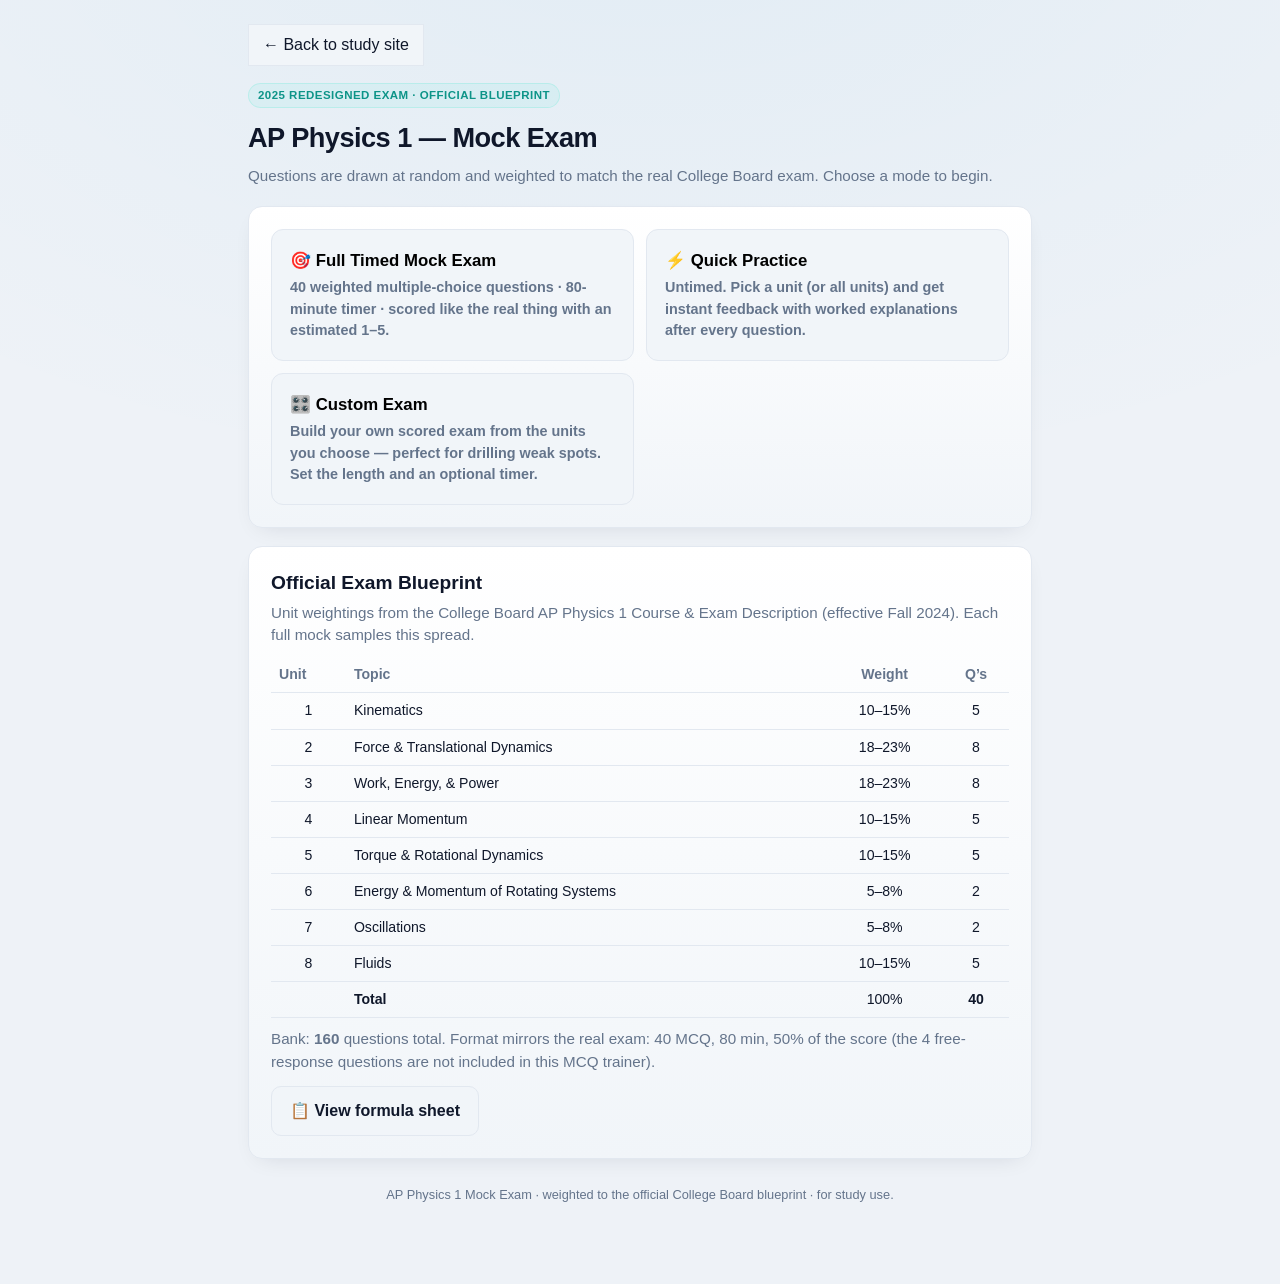
<file: mock-exam.html>
<!DOCTYPE html>
<html lang="en">
<head>
<meta charset="utf-8">
<meta name="viewport" content="width=device-width, initial-scale=1">
<title>AP Physics 1 — Mock Exam</title>
<style>
  :root {
    --bg: #eef2f7;
    --panel: #ffffff;
    --panel-2: #f1f5f9;
    --ink: #0f172a;
    --muted: #64748b;
    --line: #e2e8f0;
    --accent: #0284c7;
    --accent-2: #0d9488;
    --good: #059669;
    --bad: #dc2626;
    --warn: #d97706;
    --purple: #7c3aed;
  }
  * { margin: 0; padding: 0; box-sizing: border-box; }
  body {
    background: radial-gradient(1100px 600px at 50% -8%, rgba(2,132,199,0.05), transparent), var(--bg);
    color: var(--ink);
    font-family: -apple-system, BlinkMacSystemFont, "Segoe UI", Roboto, sans-serif;
    line-height: 1.5;
    min-height: 100vh;
  }
  .wrap { max-width: 820px; margin: 0 auto; padding: 24px 18px 80px; }
  a { color: var(--accent); }
  h1 { font-size: 1.7rem; letter-spacing: -0.02em; }
  h2 { font-size: 1.2rem; margin-bottom: 4px; }
  .sub { color: var(--muted); font-size: 0.95rem; }
  .card {
    background: linear-gradient(180deg, var(--panel), var(--panel-2));
    border: 1px solid var(--line);
    border-radius: 14px;
    padding: 22px;
    margin-top: 18px;
    box-shadow: 0 8px 24px -12px rgba(15,23,42,0.14);
  }
  .badge {
    display: inline-block; font-size: 0.72rem; font-weight: 700; letter-spacing: 0.04em;
    text-transform: uppercase; color: var(--accent-2);
    background: rgba(94,234,212,0.1); border: 1px solid rgba(94,234,212,0.25);
    padding: 3px 9px; border-radius: 999px;
  }
  button, .btn {
    font: inherit; cursor: pointer; border: none; border-radius: 10px;
    padding: 12px 18px; font-weight: 600; transition: transform .05s ease, filter .15s ease;
  }
  button:active { transform: translateY(1px); }
  .btn-primary { background: linear-gradient(135deg, var(--accent), #2563eb); color: #fff; }
  .btn-primary:hover { filter: brightness(1.08); }
  .btn-ghost { background: var(--panel-2); color: var(--ink); border: 1px solid var(--line); }
  .btn-ghost:hover { border-color: var(--accent); }
  .row { display: flex; gap: 12px; flex-wrap: wrap; }
  .grid2 { display: grid; grid-template-columns: 1fr 1fr; gap: 12px; }
  @media (max-width: 560px){ .grid2 { grid-template-columns: 1fr; } }

  /* mode cards */
  .mode {
    text-align: left; width: 100%; display: block;
    background: var(--panel-2); border: 1px solid var(--line); border-radius: 12px; padding: 18px;
  }
  .mode:hover { border-color: var(--accent); }
  .mode .t { font-size: 1.05rem; font-weight: 700; }
  .mode .d { color: var(--muted); font-size: 0.9rem; margin-top: 4px; }

  /* weighting table */
  table { width: 100%; border-collapse: collapse; font-size: 0.88rem; margin-top: 10px; }
  th, td { text-align: left; padding: 7px 8px; border-bottom: 1px solid var(--line); }
  th { color: var(--muted); font-weight: 600; }
  td.num, th.num { text-align: center; }

  /* exam header / progress */
  .examhead { display: flex; align-items: center; justify-content: space-between; gap: 12px; flex-wrap: wrap; }
  .timer { font-variant-numeric: tabular-nums; font-weight: 700; font-size: 1.1rem; }
  .timer.low { color: var(--bad); }
  .progress { height: 6px; background: var(--panel-2); border-radius: 999px; overflow: hidden; margin-top: 14px; }
  .progress > i { display: block; height: 100%; background: linear-gradient(90deg, var(--accent), var(--accent-2)); width: 0%; transition: width .25s ease; }

  /* question */
  .qmeta { color: var(--muted); font-size: 0.8rem; text-transform: uppercase; letter-spacing: 0.04em; margin-bottom: 8px; }
  .qtext { font-size: 1.12rem; font-weight: 500; margin-bottom: 16px; white-space: pre-wrap; }
  .choice {
    display: flex; gap: 12px; align-items: flex-start; width: 100%; text-align: left;
    background: var(--panel-2); border: 1px solid var(--line); border-radius: 10px;
    padding: 13px 15px; margin-bottom: 10px; color: var(--ink);
  }
  .choice:hover { border-color: var(--accent); }
  .choice .key {
    flex: 0 0 26px; height: 26px; border-radius: 7px; background: #e8eef6; color: var(--accent-2);
    display: grid; place-items: center; font-weight: 700; font-size: 0.85rem;
  }
  .choice.selected { border-color: var(--accent); background: rgba(56,189,248,0.12); }
  .choice.correct { border-color: var(--good); background: rgba(52,211,153,0.14); }
  .choice.wrong { border-color: var(--bad); background: rgba(248,113,113,0.14); }
  .choice[disabled] { cursor: default; }
  .explain {
    border-left: 3px solid var(--accent); background: rgba(56,189,248,0.08);
    padding: 11px 14px; border-radius: 6px; margin-top: 6px; font-size: 0.95rem; color: #334155;
  }

  /* inline math rendering */
  .frac {
    display: inline-flex; flex-direction: column; vertical-align: middle;
    text-align: center; line-height: 1.1; margin: 0 2px; font-size: 0.82em;
    position: relative; top: -0.34em;
  }
  .frac > .num { border-bottom: 1.3px solid currentColor; padding: 0 3px; }
  .frac > .den { padding: 0 3px; }
  .rad { border-top: 1.3px solid currentColor; padding: 0 1px; margin-left: 1px; }
  .qtext sup, .choice sup, .explain sup,
  .qtext sub, .choice sub, .explain sub { font-size: 0.72em; line-height: 0; }
  .navbar { display: flex; justify-content: space-between; gap: 12px; margin-top: 18px; }

  /* results */
  .score-big { font-size: 3.4rem; font-weight: 800; letter-spacing: -0.03em; }
  .ap5 { display: inline-grid; place-items: center; width: 64px; height: 64px; border-radius: 14px;
         font-size: 2rem; font-weight: 800; }
  .pill { font-size: 0.78rem; padding: 2px 10px; border-radius: 999px; font-weight: 700; }
  .dot { width: 10px; height: 10px; border-radius: 50%; display: inline-block; }
  .legend { display:flex; gap:16px; flex-wrap:wrap; color:var(--muted); font-size:0.85rem; margin-top:6px;}
  .footer-note { color: var(--muted); font-size: 0.8rem; margin-top: 26px; text-align: center; }
  .hidden { display: none !important; }

  /* question navigator modal */
  .modal {
    position: fixed; inset: 0; z-index: 100; display: grid; place-items: center;
    background: rgba(15,23,42,0.4); backdrop-filter: blur(3px); padding: 18px;
  }
  .modal-card {
    background: linear-gradient(180deg, var(--panel), var(--panel-2));
    border: 1px solid var(--line); border-radius: 14px; padding: 20px;
    width: 100%; max-width: 520px; max-height: 84vh; overflow: auto;
    box-shadow: 0 20px 50px -18px rgba(15,23,42,0.24);
  }
  .modal-head { display: flex; justify-content: space-between; align-items: center; margin-bottom: 6px; }
  .qgrid { display: grid; grid-template-columns: repeat(8, 1fr); gap: 8px; margin-top: 14px; }
  @media (max-width: 460px){ .qgrid { grid-template-columns: repeat(6, 1fr); } }
  .qcell {
    aspect-ratio: 1 / 1; border-radius: 8px; border: 1px solid var(--line);
    background: var(--panel-2); color: var(--muted); font-weight: 700; font-size: 0.9rem;
    display: grid; place-items: center; cursor: pointer;
  }
  .qcell:hover { border-color: var(--accent); color: var(--ink); }
  .qcell.answered { background: rgba(56,189,248,0.18); border-color: var(--accent); color: var(--ink); }
  .qcell.current { outline: 2px solid var(--accent-2); outline-offset: 1px; color: var(--ink); }
  .navlegend { display: flex; gap: 16px; flex-wrap: wrap; color: var(--muted); font-size: 0.82rem; margin-top: 14px; }
  .swatch { width: 14px; height: 14px; border-radius: 4px; display: inline-block; vertical-align: -2px; margin-right: 5px; }

  /* flagged questions */
  .qcell.flagged { position: relative; }
  .qcell.flagged::after {
    content: ""; position: absolute; top: 3px; right: 3px;
    width: 8px; height: 8px; border-radius: 50%; background: var(--warn);
  }
  #flagBtn.on { background: rgba(251,191,36,0.16); border-color: var(--warn); color: var(--warn); }

  /* formula sheet */
  .sheet-grid { display: grid; grid-template-columns: 1fr 1fr; gap: 12px; margin-top: 14px; }
  @media (max-width: 560px){ .sheet-grid { grid-template-columns: 1fr; } }
  .sheet-sec { background: var(--panel-2); border: 1px solid var(--line); border-radius: 10px; padding: 12px 14px; }
  .sheet-sec h3 { font-size: 0.9rem; color: var(--accent-2); margin-bottom: 8px; letter-spacing: 0.01em; }
  .sheet-eq { font-size: 1rem; padding: 4px 0; border-bottom: 1px dashed rgba(255,255,255,0.06); }
  .sheet-eq:last-child { border-bottom: none; }

  /* floating 4-function calculator */
  #calc {
    position: fixed; right: 18px; bottom: 18px; z-index: 120; width: 240px;
    background: linear-gradient(180deg, var(--panel), var(--panel-2));
    border: 1px solid var(--line); border-radius: 14px; padding: 12px;
    box-shadow: 0 16px 40px -16px rgba(15,23,42,0.22);
  }
  #calc .calc-head { display: flex; justify-content: space-between; align-items: center; margin-bottom: 8px; cursor: move; }
  #calc .calc-head .t { font-size: 0.8rem; color: var(--muted); font-weight: 700; letter-spacing: 0.04em; text-transform: uppercase; }
  #calcDisplay {
    width: 100%; text-align: right; font-variant-numeric: tabular-nums;
    background: #f1f5f9; border: 1px solid var(--line); border-radius: 8px;
    color: var(--ink); font-size: 1.4rem; font-weight: 700; padding: 8px 10px; margin-bottom: 8px;
    overflow-x: auto; white-space: nowrap; min-height: 44px;
  }
  .calc-grid { display: grid; grid-template-columns: repeat(4, 1fr); gap: 7px; }
  .calc-grid button { padding: 12px 0; border-radius: 9px; background: var(--panel-2); border: 1px solid var(--line); color: var(--ink); font-weight: 700; font-size: 1rem; }
  .calc-grid button:hover { border-color: var(--accent); }
  .calc-grid button.op { color: var(--accent); }
  .calc-grid button.eq { background: linear-gradient(135deg, var(--accent), #2563eb); color: #fff; border: none; }
  .calc-grid button.fn { color: var(--warn); }
  .calc-grid button.wide { grid-column: span 2; }
  #calcToggle { position: fixed; right: 18px; bottom: 18px; z-index: 110; }
</style>
</head>
<body>
<div class="wrap">

  <!-- ============================ HOME ============================ -->
  <section id="home">
    <a href="index.html" class="btn-ghost" style="display:inline-block; text-decoration:none; padding:8px 14px; margin-bottom:16px;">← Back to study site</a>
    <br>
    <span class="badge">2025 Redesigned Exam · Official Blueprint</span>
    <h1 style="margin-top:10px;">AP Physics 1 — Mock Exam</h1>
    <p class="sub" style="margin-top:6px;">
      Questions are drawn at random and weighted to match the real College Board exam.
      Choose a mode to begin.
    </p>

    <div class="card">
      <div class="grid2">
        <button class="mode" onclick="startExam('full')">
          <div class="t">🎯 Full Timed Mock Exam</div>
          <div class="d">40 weighted multiple-choice questions · 80-minute timer · scored like the real thing with an estimated 1–5.</div>
        </button>
        <button class="mode" onclick="openPractice()">
          <div class="t">⚡ Quick Practice</div>
          <div class="d">Untimed. Pick a unit (or all units) and get instant feedback with worked explanations after every question.</div>
        </button>
        <button class="mode" onclick="openCustom()">
          <div class="t">🎛️ Custom Exam</div>
          <div class="d">Build your own scored exam from the units you choose — perfect for drilling weak spots. Set the length and an optional timer.</div>
        </button>
      </div>

      <!-- practice options -->
      <div id="practiceOpts" class="hidden" style="margin-top:16px; border-top:1px solid var(--line); padding-top:16px;">
        <h2>Quick Practice</h2>
        <p class="sub">Choose what to practice and how many questions.</p>
        <div class="row" style="margin-top:12px;">
          <select id="practiceUnit" class="btn-ghost" style="flex:1; min-width:200px;"></select>
          <select id="practiceCount" class="btn-ghost">
            <option value="5">5 questions</option>
            <option value="10" selected>10 questions</option>
            <option value="20">20 questions</option>
          </select>
        </div>
        <div class="row" style="margin-top:12px;">
          <button class="btn-primary" onclick="startExam('practice')">Start practice</button>
          <button class="btn-ghost" onclick="closePractice()">Cancel</button>
        </div>
      </div>

      <!-- custom exam options -->
      <div id="customOpts" class="hidden" style="margin-top:16px; border-top:1px solid var(--line); padding-top:16px;">
        <h2>Custom Exam</h2>
        <p class="sub">Choose which units to include, the length, and whether to time it. The exam is scored at the end with a study plan.</p>
        <div id="customUnitChecks" style="display:grid; grid-template-columns:1fr 1fr; gap:7px 16px; margin:14px 0;"></div>
        <div class="row" style="align-items:center;">
          <button class="btn-ghost" onclick="setAllCustomUnits(true)">Select all</button>
          <button class="btn-ghost" onclick="setAllCustomUnits(false)">Clear</button>
          <select id="customCount" class="btn-ghost">
            <option value="10">10 questions</option>
            <option value="20" selected>20 questions</option>
            <option value="30">30 questions</option>
            <option value="40">40 questions</option>
          </select>
          <label class="sub" style="display:flex; align-items:center; gap:7px; cursor:pointer;">
            <input type="checkbox" id="customTimed"> Timed (~1.5 min/question)
          </label>
        </div>
        <div class="row" style="margin-top:12px;">
          <button class="btn-primary" onclick="startExam('custom')">Start custom exam</button>
          <button class="btn-ghost" onclick="closeCustom()">Cancel</button>
        </div>
      </div>
    </div>

    <div class="card">
      <h2>Official Exam Blueprint</h2>
      <p class="sub">Unit weightings from the College Board AP Physics 1 Course &amp; Exam Description (effective Fall 2024). Each full mock samples this spread.</p>
      <table id="blueprint"></table>
      <p class="sub" style="margin-top:10px;">Bank: <b id="bankCount"></b> questions total. Format mirrors the real exam: 40 MCQ, 80 min, 50% of the score (the 4 free-response questions are not included in this MCQ trainer).</p>
      <button class="btn-ghost" style="margin-top:12px;" onclick="openSheet()">📋 View formula sheet</button>
    </div>
  </section>

  <!-- ============================ EXAM ============================ -->
  <section id="exam" class="hidden">
    <div class="examhead">
      <div>
        <span class="badge" id="examModeBadge">Full Mock</span>
        <div class="sub" id="qCounter" style="margin-top:6px;">Question 1 of 40</div>
        <button class="btn-ghost" style="padding:6px 12px; font-size:0.85rem; margin-top:8px;" onclick="openNav()">▦ All questions</button>
        <button class="btn-ghost" style="padding:6px 12px; font-size:0.85rem; margin-top:8px;" onclick="toggleCalc()">🖩 Calculator</button>
        <button class="btn-ghost" style="padding:6px 12px; font-size:0.85rem; margin-top:8px;" onclick="openSheet()">📋 Formulas</button>
      </div>
      <div style="text-align:right;">
        <div class="timer" id="timer">80:00</div>
        <button class="btn-ghost" style="padding:6px 12px; font-size:0.85rem; margin-top:6px;" onclick="confirmQuit()">Quit</button>
      </div>
    </div>
    <div class="progress"><i id="progressBar"></i></div>

    <div class="card" id="qCard"></div>

    <div class="navbar">
      <button class="btn-ghost" id="prevBtn" onclick="goPrev()">← Previous</button>
      <button class="btn-ghost" id="flagBtn" onclick="toggleFlag()">⚑ Flag</button>
      <button class="btn-primary" id="nextBtn" onclick="goNext()">Next →</button>
    </div>
  </section>

  <!-- ============================ RESULTS ============================ -->
  <section id="results" class="hidden">
    <div class="card" style="text-align:center;">
      <span class="badge" id="resultBadge">Mock Exam Complete</span>
      <div style="display:flex; align-items:center; justify-content:center; gap:24px; margin-top:14px; flex-wrap:wrap;">
        <div>
          <div class="score-big" id="scorePct">—</div>
          <div class="sub" id="scoreFrac">— / —</div>
        </div>
        <div id="apBox" class="hidden" style="text-align:center;">
          <div class="ap5" id="apScore">—</div>
          <div class="sub" style="margin-top:6px;">Est. AP Score</div>
        </div>
      </div>
      <div class="sub" id="timeUsed" style="margin-top:10px;"></div>
      <div class="row" style="justify-content:center; margin-top:18px;">
        <button class="btn-primary" onclick="reviewAnswers()">Review answers</button>
        <button class="btn-ghost" onclick="tryAgain()">↻ Try again</button>
        <button class="btn-ghost" id="focusBtn" onclick="focusMistakes()">🎯 Focus on my mistakes</button>
        <button class="btn-ghost" onclick="goHome()">Back to menu</button>
      </div>
    </div>

    <div class="card" id="studyPlan"></div>

    <div class="card" id="unitBreakdown">
      <h2>Performance by Unit</h2>
      <div class="sub">Where you’re strong and where to focus.</div>
      <table id="breakdownTable"></table>
    </div>
  </section>

  <!-- ============================ REVIEW ============================ -->
  <section id="review" class="hidden">
    <div class="examhead">
      <h2>Answer Review</h2>
      <button class="btn-ghost" onclick="backToResults()">← Back to results</button>
    </div>
    <div class="legend">
      <span><span class="dot" style="background:var(--good)"></span> Correct</span>
      <span><span class="dot" style="background:var(--bad)"></span> Your wrong answer</span>
      <span><span class="dot" style="background:var(--accent)"></span> Correct answer</span>
    </div>
    <div id="reviewList"></div>
    <div class="row" style="justify-content:center; margin-top:18px;">
      <button class="btn-ghost" onclick="backToResults()">← Back to results</button>
    </div>
  </section>

  <p class="footer-note">AP Physics 1 Mock Exam · weighted to the official College Board blueprint · for study use.</p>

  <!-- ===================== 4-FUNCTION CALCULATOR ===================== -->
  <div id="calc" class="hidden">
    <div class="calc-head" id="calcHead">
      <span class="t">Calculator</span>
      <button class="btn-ghost" style="padding:3px 9px; font-size:0.8rem;" onclick="toggleCalc()">✕</button>
    </div>
    <div id="calcDisplay">0</div>
    <div class="calc-grid">
      <button onclick="calcClear()" class="fn">C</button>
      <button onclick="calcBack()" class="fn">⌫</button>
      <button onclick="calcInput('%')" class="fn">%</button>
      <button onclick="calcInput('/')" class="op">÷</button>

      <button onclick="calcInput('7')">7</button>
      <button onclick="calcInput('8')">8</button>
      <button onclick="calcInput('9')">9</button>
      <button onclick="calcInput('*')" class="op">×</button>

      <button onclick="calcInput('4')">4</button>
      <button onclick="calcInput('5')">5</button>
      <button onclick="calcInput('6')">6</button>
      <button onclick="calcInput('-')" class="op">−</button>

      <button onclick="calcInput('1')">1</button>
      <button onclick="calcInput('2')">2</button>
      <button onclick="calcInput('3')">3</button>
      <button onclick="calcInput('+')" class="op">+</button>

      <button onclick="calcInput('0')" class="wide">0</button>
      <button onclick="calcInput('.')">.</button>
      <button onclick="calcEquals()" class="eq">=</button>
    </div>
  </div>

  <!-- ===================== FORMULA SHEET MODAL ===================== -->
  <div id="sheetModal" class="modal hidden" onclick="if(event.target===this) closeSheet()">
    <div class="modal-card" style="max-width:660px;">
      <div class="modal-head">
        <h2>AP Physics 1 — Formula Sheet</h2>
        <button class="btn-ghost" style="padding:6px 12px;" onclick="closeSheet()">✕ Close</button>
      </div>
      <div class="sub">Mirrors the official AP equation sheet. Note: this mock uses g = 10 m/s² for clean arithmetic.</div>
      <div class="sheet-grid" id="sheetBody"></div>
    </div>
  </div>

  <!-- ===================== QUESTION NAVIGATOR MODAL ===================== -->
  <div id="navModal" class="modal hidden" onclick="if(event.target===this) closeNav()">
    <div class="modal-card">
      <div class="modal-head">
        <h2>Jump to a question</h2>
        <button class="btn-ghost" style="padding:6px 12px;" onclick="closeNav()">✕ Close</button>
      </div>
      <div class="sub" id="navSummary"></div>
      <div class="qgrid" id="navGrid"></div>
      <div class="navlegend">
        <span><span class="swatch" style="background:rgba(56,189,248,0.18);border:1px solid var(--accent)"></span>Answered</span>
        <span><span class="swatch" style="background:var(--panel-2);border:1px solid var(--line)"></span>Unanswered</span>
        <span><span class="swatch" style="background:var(--panel-2);outline:2px solid var(--accent-2)"></span>Current</span>
        <span><span class="swatch" style="background:var(--warn)"></span>Flagged</span>
      </div>
    </div>
  </div>
</div>

<script src="questions.js"></script>
<script>
/* ------------------------------------------------------------------ *
 * State
 * ------------------------------------------------------------------ */
const LETTERS = ["A","B","C","D"];
let session = null;        // { mode, questions[], answers[], index, startMs, durationS, timerId }

/* ------------------------------------------------------------------ *
 * Utilities
 * ------------------------------------------------------------------ */
function shuffle(arr){
  const a = arr.slice();
  for (let i = a.length - 1; i > 0; i--){
    const j = Math.floor(Math.random() * (i + 1));
    [a[i], a[j]] = [a[j], a[i]];
  }
  return a;
}
function byUnit(u){ return QUESTIONS.filter(q => q.unit === u); }
function sampleN(arr, n){ return shuffle(arr).slice(0, Math.min(n, arr.length)); }

/* Build a weighted 40-question exam matching the official blueprint. */
function buildFullExam(){
  let out = [];
  Object.keys(UNITS).forEach(u => {
    out = out.concat(sampleN(byUnit(Number(u)), UNITS[u].examCount));
  });
  return shuffle(out); // mix the units so it doesn't go unit-by-unit
}

/* Build an exam from a chosen set of units (custom mode). */
function buildCustomExam(units, count){
  let pool = [];
  units.forEach(u => { pool = pool.concat(byUnit(Number(u))); });
  return sampleN(pool, count);
}

/* Build a retry weighted toward the units the student missed. */
function buildFocusedExam(missByUnit, length){
  const units = Object.keys(missByUnit).filter(u => missByUnit[u] > 0);
  if (!units.length) return buildFullExam();
  const totalMiss = units.reduce((s, u) => s + missByUnit[u], 0);
  let out = [];
  units.forEach(u => {
    const n = Math.max(1, Math.round(length * missByUnit[u] / totalMiss));
    out = out.concat(sampleN(byUnit(Number(u)), n));
  });
  return shuffle(out).slice(0, length);
}

/* ------------------------------------------------------------------ *
 * Home / setup
 * ------------------------------------------------------------------ */
function renderBlueprint(){
  const t = document.getElementById("blueprint");
  let rows = "<tr><th>Unit</th><th>Topic</th><th class='num'>Weight</th><th class='num'>Q’s</th></tr>";
  Object.keys(UNITS).forEach(u => {
    rows += `<tr><td class='num'>${u}</td><td>${UNITS[u].name}</td>
             <td class='num'>${UNITS[u].official}</td><td class='num'>${UNITS[u].examCount}</td></tr>`;
  });
  rows += `<tr><td></td><td><b>Total</b></td><td class='num'>100%</td><td class='num'><b>40</b></td></tr>`;
  t.innerHTML = rows;
  document.getElementById("bankCount").textContent = QUESTIONS.length;

  const sel = document.getElementById("practiceUnit");
  let opts = `<option value="all">All units (mixed)</option>`;
  Object.keys(UNITS).forEach(u => { opts += `<option value="${u}">Unit ${u}: ${UNITS[u].name}</option>`; });
  sel.innerHTML = opts;

  document.getElementById("customUnitChecks").innerHTML = Object.keys(UNITS).map(u =>
    `<label class="sub" style="display:flex; align-items:center; gap:8px; cursor:pointer;">
       <input type="checkbox" class="cu" value="${u}" checked> U${u}: ${UNITS[u].name}
     </label>`).join("");
}
function openPractice(){ closeCustom(); document.getElementById("practiceOpts").classList.remove("hidden"); }
function closePractice(){ document.getElementById("practiceOpts").classList.add("hidden"); }
function openCustom(){ closePractice(); document.getElementById("customOpts").classList.remove("hidden"); }
function closeCustom(){ document.getElementById("customOpts").classList.add("hidden"); }
function readCustomUnits(){ return [...document.querySelectorAll("#customUnitChecks .cu:checked")].map(c => Number(c.value)); }
function setAllCustomUnits(v){ document.querySelectorAll("#customUnitChecks .cu").forEach(c => c.checked = v); }

/* ------------------------------------------------------------------ *
 * Start an exam / practice
 * ------------------------------------------------------------------ */
let lastConfig = null;   // remembers the last exam setup, for "Try again"
let lastResult = null;   // per-unit results, for the study plan & mistake focus

function startExam(mode, cfg){
  cfg = cfg || {};
  let questions, durationS = 0;

  if (mode === "full"){
    questions = buildFullExam();
    durationS = 80 * 60;

  } else if (mode === "custom"){
    const units = cfg.units || readCustomUnits();
    const count = cfg.count || Number(document.getElementById("customCount").value);
    const timed = (cfg.timed !== undefined) ? cfg.timed : document.getElementById("customTimed").checked;
    if (!units.length){ alert("Pick at least one unit to include."); return; }
    questions = buildCustomExam(units, count);
    durationS = timed ? questions.length * 90 : 0;   // ~1.5 min per question
    cfg = { units, count, timed };

  } else if (mode === "focus"){
    questions = buildFocusedExam(cfg.missByUnit || {}, cfg.length || 20);

  } else { // practice
    const u = document.getElementById("practiceUnit").value;
    const n = Number(document.getElementById("practiceCount").value);
    const pool = (u === "all") ? QUESTIONS : byUnit(Number(u));
    questions = sampleN(pool, n);
  }

  if (!questions.length){ alert("No questions available for that selection."); return; }
  lastConfig = Object.assign({ mode }, cfg);

  session = {
    mode, questions,
    answers: new Array(questions.length).fill(null),
    flagged: new Array(questions.length).fill(false),
    index: 0,
    startMs: performance.now(),
    durationS,
    timerId: null
  };
  show("exam");
  const badges = { full: "Full Mock", practice: "Practice", custom: "Custom Exam", focus: "Mistake Focus" };
  document.getElementById("examModeBadge").textContent = badges[mode] || "Exam";
  if (durationS > 0) startTimer();
  else document.getElementById("timer").textContent = (mode === "practice") ? "Practice" : "Untimed";
  renderQuestion();
}

/* ------------------------------------------------------------------ *
 * Timer
 * ------------------------------------------------------------------ */
function startTimer(){
  const el = document.getElementById("timer");
  function tick(){
    const elapsed = (performance.now() - session.startMs) / 1000;
    const left = Math.max(0, session.durationS - elapsed);
    const m = Math.floor(left / 60), s = Math.floor(left % 60);
    el.textContent = `${m}:${String(s).padStart(2,"0")}`;
    el.classList.toggle("low", left <= 300);
    if (left <= 0){ clearInterval(session.timerId); finishExam(true); }
  }
  tick();
  session.timerId = setInterval(tick, 1000);
}

/* ------------------------------------------------------------------ *
 * Render a question
 * ------------------------------------------------------------------ */
function renderQuestion(){
  const q = session.questions[session.index];
  const chosen = session.answers[session.index];
  const isPractice = session.mode === "practice";
  const answered = chosen !== null;

  let choicesHtml = "";
  q.choices.forEach((c, i) => {
    let cls = "choice";
    if (isPractice && answered){
      if (i === q.answer) cls += " correct";
      else if (i === chosen) cls += " wrong";
    } else if (i === chosen){
      cls += " selected";
    }
    const dis = (isPractice && answered) ? "disabled" : "";
    choicesHtml += `<button class="${cls}" ${dis} onclick="choose(${i})">
        <span class="key">${LETTERS[i]}</span><span>${fmt(c)}</span></button>`;
  });

  let explainHtml = "";
  if (isPractice && answered){
    explainHtml = `<div class="explain"><b>${chosen === q.answer ? "Correct." : "Not quite."}</b>
      Answer: <b>${LETTERS[q.answer]}</b>. ${fmt(q.explanation)}</div>`;
  }

  // Note: unit & difficulty are intentionally hidden during the exam so they
  // don't hint at the topic/answer. They reappear in the post-exam review.
  document.getElementById("qCard").innerHTML = `
    <div class="qtext">${fmt(q.question)}</div>
    ${choicesHtml}
    ${explainHtml}
  `;

  document.getElementById("qCounter").textContent =
    `Question ${session.index + 1} of ${session.questions.length}`;
  document.getElementById("progressBar").style.width =
    `${((session.index + 1) / session.questions.length) * 100}%`;
  document.getElementById("prevBtn").style.visibility = session.index === 0 ? "hidden" : "visible";
  const nextBtn = document.getElementById("nextBtn");
  nextBtn.textContent = (session.index === session.questions.length - 1) ? "Finish ✓" : "Next →";

  const fb = document.getElementById("flagBtn");
  const flagged = session.flagged[session.index];
  fb.classList.toggle("on", flagged);
  fb.textContent = flagged ? "⚑ Flagged" : "⚑ Flag";
}

function toggleFlag(){
  session.flagged[session.index] = !session.flagged[session.index];
  renderQuestion();
}

function choose(i){
  session.answers[session.index] = i;
  if (session.mode === "practice"){ renderQuestion(); }   // reveal feedback
  else { renderQuestion(); }                              // just mark selection
}

function goNext(){
  if (session.index < session.questions.length - 1){ session.index++; renderQuestion(); }
  else { confirmFinish(); }
}
function goPrev(){ if (session.index > 0){ session.index--; renderQuestion(); } }

/* ------------------------------------------------------------------ *
 * Question navigator (jump to any question)
 * ------------------------------------------------------------------ */
function openNav(){
  if (!session) return;
  const grid = document.getElementById("navGrid");
  const answered = session.answers.filter(a => a !== null).length;
  const flaggedCount = session.flagged.filter(Boolean).length;
  document.getElementById("navSummary").innerHTML =
    `${answered} of ${session.questions.length} answered` +
    (flaggedCount ? ` · <span style="color:var(--warn)">${flaggedCount} flagged</span>` : "") +
    ` — tap a number to go there.`;
  let cells = "";
  session.questions.forEach((q, i) => {
    let cls = "qcell";
    if (session.answers[i] !== null) cls += " answered";
    if (session.flagged[i]) cls += " flagged";
    if (i === session.index) cls += " current";
    cells += `<button class="${cls}" onclick="jumpTo(${i})">${i + 1}</button>`;
  });
  grid.innerHTML = cells;
  document.getElementById("navModal").classList.remove("hidden");
}
function closeNav(){ document.getElementById("navModal").classList.add("hidden"); }
function jumpTo(i){ session.index = i; renderQuestion(); closeNav(); window.scrollTo(0,0); }

/* ------------------------------------------------------------------ *
 * Formula sheet (rendered with the same math formatter)
 * ------------------------------------------------------------------ */
const SHEET = [
  { title: "Constants & values", items: [
    "g = 9.8 m/s^2  (~10 used here)",
    "G = 6.67 × 10^-11 N*m^2/kg^2",
    "rho_water = 1000 kg/m^3",
    "P_atm = 1.0 × 10^5 Pa"
  ]},
  { title: "Kinematics", items: [
    "v = v0 + a*t",
    "x = x0 + v0*t + (1/2)*a*t^2",
    "v^2 = v0^2 + 2*a*(x - x0)",
    "Projectile: x- and y-motion are independent"
  ]},
  { title: "Forces & Dynamics", items: [
    "a = F_net / m",
    "F_g = m*g   (weight)",
    "F_f ≤ mu*F_n   (friction)",
    "a_c = v^2 / r   (centripetal)",
    "F_grav = G*m1*m2 / r^2",
    "F_s = k*x   (spring force)"
  ]},
  { title: "Energy & Power", items: [
    "K = (1/2)*m*v^2",
    "delta U_g = m*g*delta h",
    "U_s = (1/2)*k*x^2",
    "W = F*d*cos(theta)",
    "P = delta E / delta t = F*v"
  ]},
  { title: "Momentum", items: [
    "p = m*v",
    "delta p = F*delta t   (impulse)",
    "Σp conserved if F_net,ext = 0"
  ]},
  { title: "Rotational motion", items: [
    "omega = omega_0 + alpha*t",
    "theta = theta_0 + omega_0*t + (1/2)*alpha*t^2",
    "v = r*omega",
    "tau = r*F*sin(theta)",
    "tau_net = I*alpha",
    "I = Σ m*r^2",
    "K_rot = (1/2)*I*omega^2",
    "L = I*omega"
  ]},
  { title: "Simple Harmonic Motion", items: [
    "T = 1 / f",
    "T_spring = 2*pi*sqrt(m/k)",
    "T_pendulum = 2*pi*sqrt(L/g)",
    "x = A*cos(2*pi*f*t)"
  ]},
  { title: "Fluids", items: [
    "rho = m / V",
    "P = F / A",
    "P = P0 + rho*g*h",
    "F_b = rho*V*g   (buoyancy)",
    "A1*v1 = A2*v2   (continuity)",
    "P + rho*g*y + (1/2)*rho*v^2 = const"
  ]},
  { title: "Geometry", items: [
    "Circle:  A = pi*r^2,  C = 2*pi*r",
    "Triangle:  A = (1/2)*b*h",
    "Sphere:  V = (4/3)*pi*r^3",
    "Cylinder:  V = pi*r^2*L"
  ]}
];
function renderSheet(){
  const body = document.getElementById("sheetBody");
  if (body.dataset.built) return;
  body.innerHTML = SHEET.map(sec =>
    `<div class="sheet-sec"><h3>${sec.title}</h3>` +
    sec.items.map(eq => `<div class="sheet-eq">${fmt(eq)}</div>`).join("") +
    `</div>`).join("");
  body.dataset.built = "1";
}
function openSheet(){ renderSheet(); document.getElementById("sheetModal").classList.remove("hidden"); }
function closeSheet(){ document.getElementById("sheetModal").classList.add("hidden"); }

/* ------------------------------------------------------------------ *
 * 4-function calculator (deterministic, with operator precedence)
 * ------------------------------------------------------------------ */
let calcExpr = "";
function toggleCalc(){ document.getElementById("calc").classList.toggle("hidden"); }
function calcRender(){
  document.getElementById("calcDisplay").textContent =
    calcExpr ? calcExpr.replace(/\*/g,"×").replace(/\//g,"÷").replace(/-/g,"−") : "0";
}
function calcInput(ch){
  const last = calcExpr.slice(-1);
  if ("+-*/".includes(ch)){
    if (calcExpr === ""){ if (ch === "-") calcExpr = "-"; return calcRender(); } // allow leading minus
    if ("+-*/".includes(last)) calcExpr = calcExpr.slice(0, -1);                  // replace a trailing operator
    calcExpr += ch;
  } else if (ch === "."){
    const cur = calcExpr.match(/(\d*\.?\d*)$/)[0];
    if (cur.includes(".")) return;                  // only one decimal per number
    calcExpr += (cur === "" ? "0." : ".");
  } else if (ch === "%"){
    const m = calcExpr.match(/(\d*\.?\d+)$/);
    if (!m) return;
    calcExpr = calcExpr.slice(0, m.index) + String(parseFloat(m[0]) / 100);
  } else {                                          // a digit
    calcExpr += ch;
  }
  calcRender();
}
function calcClear(){ calcExpr = ""; calcRender(); }
function calcBack(){ calcExpr = calcExpr.slice(0, -1); calcRender(); }
function calcEquals(){
  const e = calcExpr.replace(/[+\-*/]$/, "");       // drop a dangling operator
  if (e === "" || e === "-"){ return; }
  const r = calcEvaluate(e);
  if (r === null || !isFinite(r)){
    document.getElementById("calcDisplay").textContent = "Error"; calcExpr = ""; return;
  }
  calcExpr = Number.isInteger(r) ? String(r) : String(parseFloat(r.toPrecision(10)));
  calcRender();
}
// Deterministic evaluation: handle * and / before + and - (no eval()).
function calcEvaluate(expr){
  const tokens = expr.match(/(\d*\.?\d+|[+\-*/])/g);
  if (!tokens) return null;
  let vals = [], ops = [];
  for (const t of tokens){
    if ("+-*/".includes(t)){ ops.push(t); continue; }
    let v = parseFloat(t);
    if (isNaN(v)) return null;
    const top = ops[ops.length - 1];
    if (top === "*" || top === "/"){
      ops.pop();
      const a = vals.pop();
      v = (top === "*") ? a * v : a / v;
    }
    vals.push(v);
  }
  if (vals.length === 0) return null;
  let result = vals[0];
  for (let i = 0; i < ops.length; i++){
    result = (ops[i] === "+") ? result + vals[i + 1] : result - vals[i + 1];
  }
  return result;
}
// Let the calculator be dragged by its header.
(function makeCalcDraggable(){
  const calc = document.getElementById("calc"), head = document.getElementById("calcHead");
  let dx = 0, dy = 0, dragging = false;
  head.addEventListener("pointerdown", e => {
    if (e.target.tagName === "BUTTON") return;     // don't start a drag from the ✕ button
    dragging = true;
    const r = calc.getBoundingClientRect();
    dx = e.clientX - r.left; dy = e.clientY - r.top;
    calc.style.right = "auto"; calc.style.bottom = "auto";
    calc.style.left = r.left + "px"; calc.style.top = r.top + "px";
    head.setPointerCapture(e.pointerId);
  });
  head.addEventListener("pointermove", e => {
    if (!dragging) return;
    calc.style.left = (e.clientX - dx) + "px";
    calc.style.top = (e.clientY - dy) + "px";
  });
  head.addEventListener("pointerup", () => { dragging = false; });
})();

function confirmFinish(){
  const unanswered = session.answers.filter(a => a === null).length;
  let msg = "Submit and see your results?";
  if (unanswered > 0) msg = `You have ${unanswered} unanswered question(s). Submit anyway?`;
  if (confirm(msg)) finishExam(false);
}
function confirmQuit(){
  if (confirm("Quit this exam? Your progress will be lost.")){
    if (session.timerId) clearInterval(session.timerId);
    goHome();
  }
}

/* ------------------------------------------------------------------ *
 * Finish & score
 * ------------------------------------------------------------------ */
function finishExam(timedOut){
  if (session.timerId) clearInterval(session.timerId);
  const total = session.questions.length;
  let correct = 0;
  const stats = {}, missByUnit = {};
  session.questions.forEach((q, i) => {
    if (!stats[q.unit]) stats[q.unit] = { c: 0, t: 0 };
    stats[q.unit].t++;
    if (session.answers[i] === q.answer){ correct++; stats[q.unit].c++; }
    else missByUnit[q.unit] = (missByUnit[q.unit] || 0) + 1;
  });
  const pct = Math.round((correct / total) * 100);
  lastResult = { stats, missByUnit, total, correct, pct };

  document.getElementById("scorePct").textContent = pct + "%";
  document.getElementById("scoreFrac").textContent = `${correct} / ${total} correct`;
  const labels = { full: "Mock Exam", practice: "Practice", custom: "Custom Exam", focus: "Mistake Focus" };
  document.getElementById("resultBadge").textContent =
    timedOut ? "Time’s up — submitted" : (labels[session.mode] || "Exam") + " Complete";

  // AP 1–5 estimate (full mock only). Bands approximate recent MCQ-to-score mappings.
  const apBox = document.getElementById("apBox");
  if (session.mode === "full"){
    apBox.classList.remove("hidden");
    const ap = estimateAP(pct);
    const el = document.getElementById("apScore");
    el.textContent = ap.score;
    el.style.background = ap.bg; el.style.color = ap.fg;
  } else {
    apBox.classList.add("hidden");
  }

  const elapsed = (performance.now() - session.startMs) / 1000;
  const m = Math.floor(elapsed / 60), s = Math.floor(elapsed % 60);
  document.getElementById("timeUsed").textContent =
    session.durationS > 0 ? `Time used: ${m} min ${s} s` : "";

  // "Focus on my mistakes" only makes sense when there were mistakes.
  document.getElementById("focusBtn").style.display =
    Object.keys(missByUnit).length ? "" : "none";

  renderStudyPlan(stats, missByUnit);
  renderBreakdown(stats);
  show("results");
}

/* ------------------------------------------------------------------ *
 * Study plan — what to work on, ranked by accuracy × exam weight
 * ------------------------------------------------------------------ */
function renderStudyPlan(stats, missByUnit){
  const el = document.getElementById("studyPlan");
  const wrong = Object.keys(missByUnit);
  if (!wrong.length){
    el.innerHTML = `<h2>Your study plan</h2>
      <p class="sub">Clean sweep — you didn't miss anything in this set. 🎉 Keep cycling full mocks to stay exam-ready.</p>`;
    return;
  }
  // priority = how much you missed × how heavily the real exam weights that unit
  const ranked = wrong.map(u => {
    const s = stats[u], acc = s.c / s.t, weight = UNITS[u].examCount;
    return { u, miss: missByUnit[u], acc, weight, priority: (1 - acc) * weight };
  }).sort((a, b) => b.priority - a.priority);

  const tier = w => w >= 8 ? "one of the two highest-weighted units on the exam"
                  : w >= 5 ? "a high-weight unit"
                  : "a lower-weight unit";

  const items = ranked.map((r, i) => {
    const rank = i === 0 ? "★ Top priority" : (i === 1 ? "High priority" : "Next");
    return `<div class="sheet-eq" style="display:flex; gap:12px; align-items:flex-start;">
      <span class="pill" style="background:rgba(56,189,248,0.16); color:var(--accent-2); flex:none; white-space:nowrap;">${rank}</span>
      <span><b>Unit ${r.u}: ${UNITS[r.u].name}</b> — you scored ${Math.round(r.acc * 100)}% (missed ${r.miss}).
      It's <b>${UNITS[r.u].official}</b> of the exam (${tier(r.weight)}), so improving here pays off most.</span>
    </div>`;
  }).join("");

  el.innerHTML = `<h2>Your study plan</h2>
    <p class="sub">Ranked by your accuracy <em>and</em> how much the real exam weights each unit — work top-down.</p>
    <div style="margin-top:10px;">${items}</div>
    <p class="sub" style="margin-top:12px;">Tip: tap <b>🎯 Focus on my mistakes</b> above for a fresh exam built mostly from these units.</p>`;
}

/* ------------------------------------------------------------------ *
 * Retry options
 * ------------------------------------------------------------------ */
function tryAgain(){
  if (!lastConfig) return goHome();
  startExam(lastConfig.mode, lastConfig);
}
function focusMistakes(){
  if (!lastResult || !Object.keys(lastResult.missByUnit).length) return;
  const len = Math.max(10, Math.min(40, lastResult.total));
  startExam("focus", { missByUnit: lastResult.missByUnit, length: len });
}

function estimateAP(pct){
  // Approximate, MCQ-only. Real scoring also includes FRQ; treat as a rough guide.
  if (pct >= 72) return { score: 5, bg: "rgba(5,150,105,0.14)", fg: "#059669" };
  if (pct >= 58) return { score: 4, bg: "rgba(2,132,199,0.14)", fg: "#0284c7" };
  if (pct >= 43) return { score: 3, bg: "rgba(217,119,6,0.14)", fg: "#d97706" };
  if (pct >= 30) return { score: 2, bg: "rgba(220,38,38,0.12)", fg: "#dc2626" };
  return { score: 1, bg: "rgba(220,38,38,0.16)", fg: "#dc2626" };
}

function renderBreakdown(stats){
  let rows = "<tr><th>Unit</th><th class='num'>Correct</th><th class='num'>%</th></tr>";
  Object.keys(stats).sort((a,b)=>a-b).forEach(u => {
    const s = stats[u];
    const p = Math.round((s.c / s.t) * 100);
    const color = p >= 70 ? "var(--good)" : p >= 45 ? "var(--warn)" : "var(--bad)";
    rows += `<tr><td>U${u}: ${UNITS[u].name}</td>
              <td class='num'>${s.c}/${s.t}</td>
              <td class='num'><span class='pill' style='background:${color}22;color:${color}'>${p}%</span></td></tr>`;
  });
  document.getElementById("breakdownTable").innerHTML = rows;
}

/* ------------------------------------------------------------------ *
 * Review
 * ------------------------------------------------------------------ */
function reviewAnswers(){
  let html = "";
  session.questions.forEach((q, i) => {
    const chosen = session.answers[i];
    const ok = chosen === q.answer;
    let choices = "";
    q.choices.forEach((c, j) => {
      let cls = "choice";
      if (j === q.answer) cls += " correct";
      else if (j === chosen) cls += " wrong";
      choices += `<div class="${cls}"><span class="key">${LETTERS[j]}</span><span>${fmt(c)}</span></div>`;
    });
    html += `<div class="card">
      <div class="qmeta">Q${i+1} · Unit ${q.unit}: ${UNITS[q.unit].name} · ${q.difficulty}
        · <span style="color:${ok ? 'var(--good)' : 'var(--bad)'}">${ok ? 'Correct' : (chosen === null ? 'Skipped' : 'Incorrect')}</span></div>
      <div class="qtext">${fmt(q.question)}</div>
      ${choices}
      <div class="explain"><b>Answer ${LETTERS[q.answer]}.</b> ${fmt(q.explanation)}</div>
    </div>`;
  });
  document.getElementById("reviewList").innerHTML = html;
  show("review");
  window.scrollTo(0, 0);
}
function backToResults(){ show("results"); window.scrollTo(0,0); }

/* ------------------------------------------------------------------ *
 * Navigation between screens
 * ------------------------------------------------------------------ */
function show(id){
  ["home","exam","results","review"].forEach(s =>
    document.getElementById(s).classList.toggle("hidden", s !== id));
}
function goHome(){
  if (session && session.timerId) clearInterval(session.timerId);
  session = null;
  closePractice();
  closeCustom();
  closeNav();
  closeSheet();
  document.getElementById("calc").classList.add("hidden");
  show("home");
  window.scrollTo(0, 0);
}

/* ------------------------------------------------------------------ *
 * Keyboard support: A–D to answer, arrows to navigate
 * ------------------------------------------------------------------ */
document.addEventListener("keydown", (e) => {
  // If any modal is open, only Escape matters.
  const navOpen = !document.getElementById("navModal").classList.contains("hidden");
  const sheetOpen = !document.getElementById("sheetModal").classList.contains("hidden");
  if (navOpen || sheetOpen){
    if (e.key === "Escape"){ closeNav(); closeSheet(); }
    return;
  }
  if (document.getElementById("exam").classList.contains("hidden")) return;
  const k = e.key.toUpperCase();
  if (["A","B","C","D"].includes(k)){
    const idx = LETTERS.indexOf(k);
    const q = session.questions[session.index];
    if (idx < q.choices.length){
      if (!(session.mode === "practice" && session.answers[session.index] !== null)) choose(idx);
    }
  } else if (e.key === "ArrowRight"){ goNext(); }
  else if (e.key === "ArrowLeft"){ goPrev(); }
});

function escapeHtml(s){
  return String(s).replace(/[&<>"']/g, c => ({
    "&":"&amp;","<":"&lt;",">":"&gt;",'"':"&quot;","'":"&#39;"
  }[c]));
}

/* ------------------------------------------------------------------ *
 * fmt(): turn the bank's ASCII math notation into nice inline HTML.
 *   v^2 -> v²   (1/2) -> stacked fraction   sqrt(x) -> radical
 *   rho/theta/omega/... -> Greek   * -> ·   ~ -> ≈   30 degrees -> 30°
 * Applied to questions, choices and explanations. Deterministic.
 * ------------------------------------------------------------------ */
function fmt(s){
  s = escapeHtml(String(s));

  // radicals: sqrt(...) -> √ with an overline (handles nested parentheses)
  s = renderSqrt(s);

  // parenthesized integer fractions: (1/2) -> stacked fraction
  s = s.replace(/\((\d+)\/(\d+)\)/g, (m, a, b) => fracHTML(a, b));
  // bare integer fractions used as answers/coefficients: 2/7 -> stacked
  s = s.replace(/\b(\d+)\/(\d+)\b/g, (m, a, b) => fracHTML(a, b));

  // exponents: ^(...) or ^number / ^word  ->  superscript
  s = s.replace(/\^\(([^)]*)\)/g, '<sup>$1</sup>');
  s = s.replace(/\^(-?\d+(?:\.\d+)?|[A-Za-z]+)/g, '<sup>$1</sup>');

  // Greek + symbols
  s = s.replace(/\b[Dd]elta\s*/g, 'Δ');                    // "delta p" -> "Δp"
  s = s.replace(/\bmu(?=_|\b)/g, 'μ');
  const greek = { rho:'ρ', theta:'θ', omega:'ω', alpha:'α', beta:'β',
                  tau:'τ', pi:'π', lambda:'λ', sigma:'σ', phi:'φ' };
  // match the word at a boundary, but also when it's immediately followed by a
  // subscript underscore (e.g. rho_water, omega_0).
  s = s.replace(/\b(rho|theta|omega|alpha|beta|tau|pi|lambda|sigma|phi)(?=_|\b)/g, w => greek[w]);

  // subscripts:  explicit  X_y  and adjacent  v0 / m1 / P0
  s = s.replace(/_([A-Za-z0-9]+)/g, '<sub>$1</sub>');
  s = s.replace(/\b([A-Za-z])([0-9])\b/g, '$1<sub>$2</sub>');

  // operators & relations
  s = s.replace(/\*/g, '·');
  s = s.replace(/\+\/-/g, '±').replace(/->/g, '→')
       .replace(/>=/g, '≥').replace(/<=/g, '≤').replace(/~/g, '≈');
  s = s.replace(/\s*degrees/g, '°');

  return s;
}
function fracHTML(a, b){
  return `<span class="frac"><span class="num">${a}</span><span class="den">${b}</span></span>`;
}
// sqrt(...) -> radical, scanning for the matching ) so nested parens work.
function renderSqrt(str){
  let out = "", i = 0;
  while (i < str.length){
    const idx = str.indexOf("sqrt(", i);
    if (idx === -1){ out += str.slice(i); break; }
    out += str.slice(i, idx);
    let depth = 0, j = idx + 4;           // j starts at the '('
    for (; j < str.length; j++){
      if (str[j] === "(") depth++;
      else if (str[j] === ")"){ depth--; if (depth === 0) break; }
    }
    out += '√<span class="rad">' + str.slice(idx + 5, j) + '</span>';
    i = j + 1;
  }
  return out;
}

/* ------------------------------------------------------------------ *
 * Boot
 * ------------------------------------------------------------------ */
if (typeof QUESTIONS === "undefined"){
  document.querySelector(".wrap").innerHTML =
    "<div class='card'><h2>Could not load questions</h2><p class='sub'>Make sure <b>questions.js</b> is in the same folder as this page.</p></div>";
} else {
  renderBlueprint();
}
</script>
</body>
</html>
</file>
